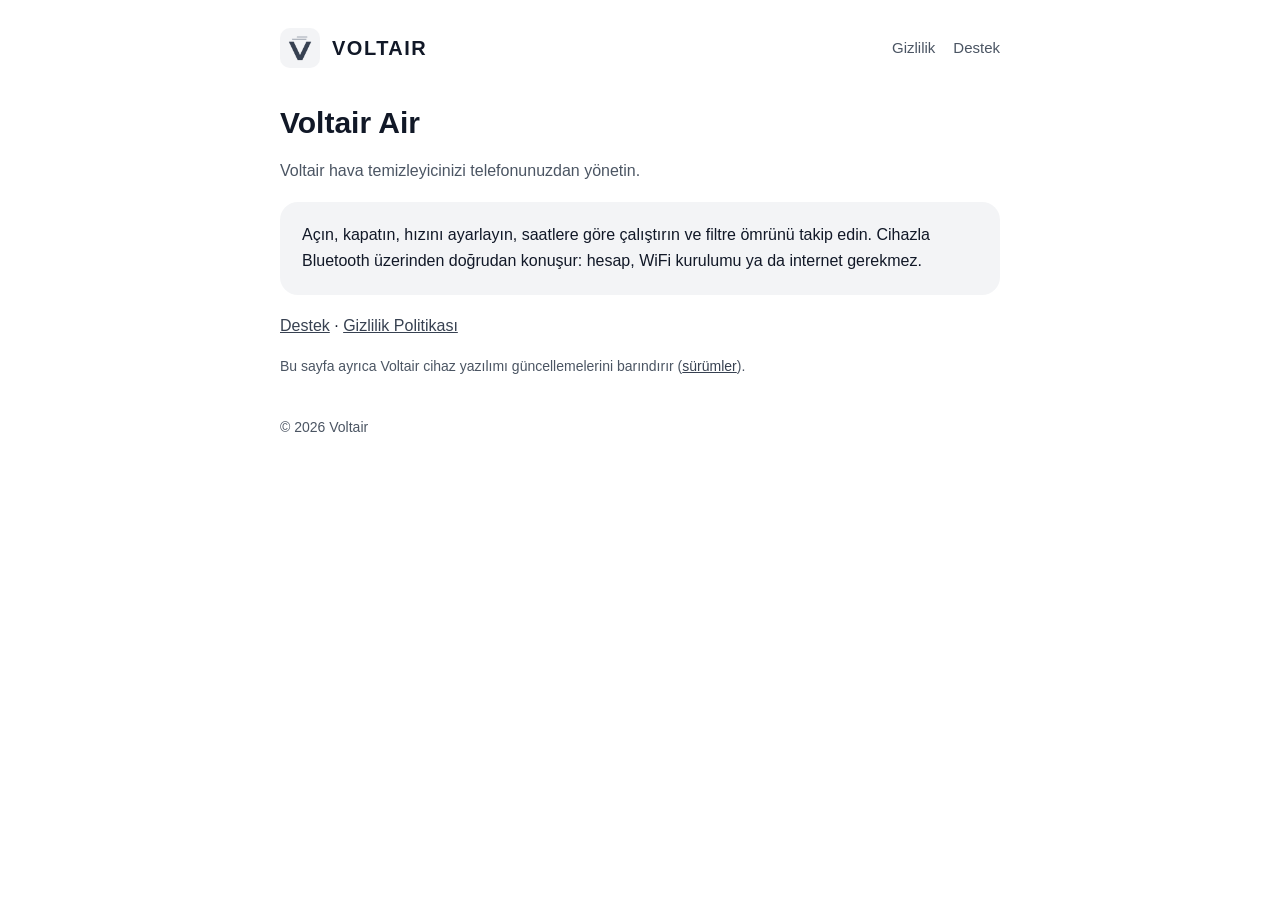
<file: index.html>
<!doctype html>
<html lang="tr">
<head>
<meta charset="utf-8">
<meta name="viewport" content="width=device-width, initial-scale=1">
<title>Voltair Air</title>
<link rel="stylesheet" href="stil.css">
<link rel="icon" href="simge.png">
</head>
<body>
<header>
  <img src="simge.png" alt="">
  <a href="./">VOLTAIR</a>
  <nav><a href="gizlilik/">Gizlilik</a><a href="destek/">Destek</a></nav>
</header>
<main>
<h1>Voltair Air</h1>
<p class="muted">Voltair hava temizleyicinizi telefonunuzdan yönetin.</p>
<div class="card">
  Açın, kapatın, hızını ayarlayın, saatlere göre çalıştırın ve filtre ömrünü takip edin.
  Cihazla Bluetooth üzerinden doğrudan konuşur: hesap, WiFi kurulumu ya da internet gerekmez.
</div>
<p><a href="destek/">Destek</a> · <a href="gizlilik/">Gizlilik Politikası</a></p>
<p class="muted" style="font-size:14px">Bu sayfa ayrıca Voltair cihaz yazılımı güncellemelerini barındırır
(<a href="https://github.com/ahmetarif96-byte/voltair-air-guncelleme/releases">sürümler</a>).</p>
</main>
<footer>© 2026 Voltair</footer>
</body>
</html>
</file>
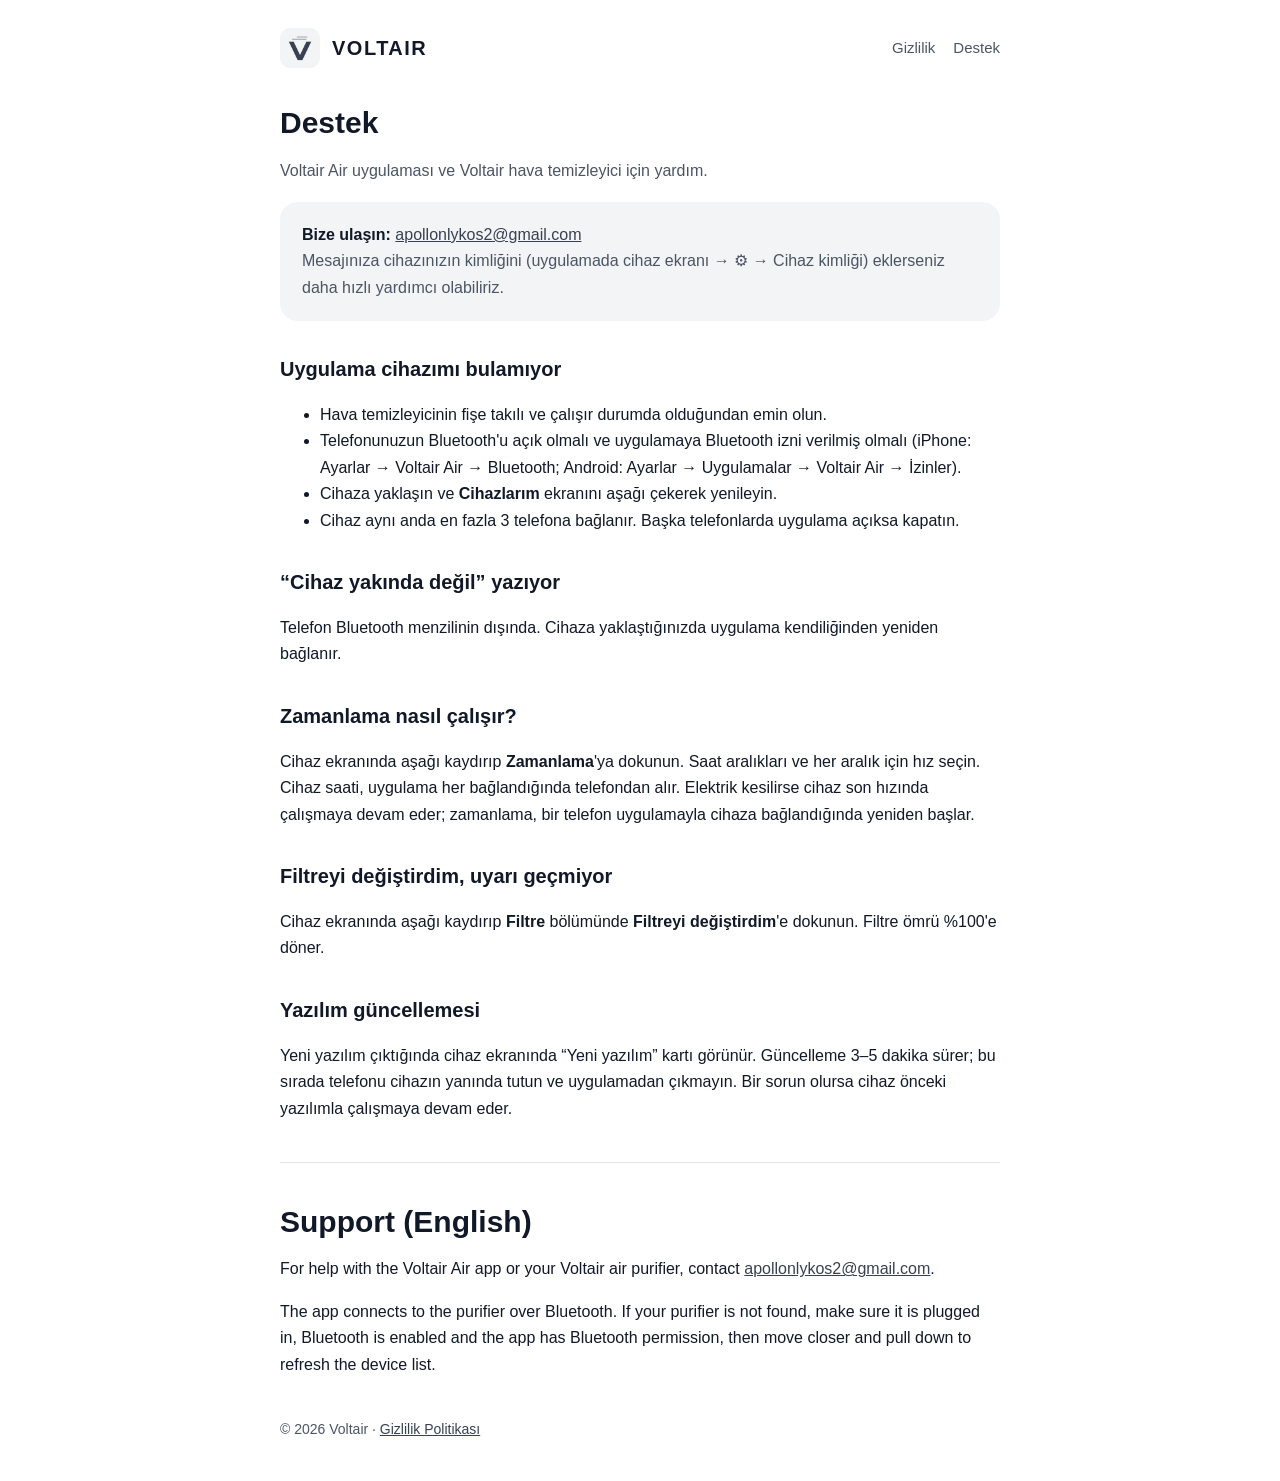
<file: destek/index.html>
<!doctype html>
<html lang="tr">
<head>
<meta charset="utf-8">
<meta name="viewport" content="width=device-width, initial-scale=1">
<title>Destek — Voltair Air</title>
<link rel="stylesheet" href="../stil.css">
<link rel="icon" href="../simge.png">
</head>
<body>
<header>
  <img src="../simge.png" alt="">
  <a href="../">VOLTAIR</a>
  <nav><a href="../gizlilik/">Gizlilik</a><a href="../destek/">Destek</a></nav>
</header>
<main>
<h1>Destek</h1>
<p class="muted">Voltair Air uygulaması ve Voltair hava temizleyici için yardım.</p>

<div class="card">
  <strong>Bize ulaşın:</strong> <a href="mailto:apollonlykos2@gmail.com">apollonlykos2@gmail.com</a><br>
  <span class="muted">Mesajınıza cihazınızın kimliğini (uygulamada cihaz ekranı → ⚙ → Cihaz kimliği) eklerseniz daha hızlı yardımcı olabiliriz.</span>
</div>

<h2>Uygulama cihazımı bulamıyor</h2>
<ul>
  <li>Hava temizleyicinin fişe takılı ve çalışır durumda olduğundan emin olun.</li>
  <li>Telefonunuzun Bluetooth'u açık olmalı ve uygulamaya Bluetooth izni verilmiş olmalı
  (iPhone: Ayarlar → Voltair Air → Bluetooth; Android: Ayarlar → Uygulamalar → Voltair Air → İzinler).</li>
  <li>Cihaza yaklaşın ve <strong>Cihazlarım</strong> ekranını aşağı çekerek yenileyin.</li>
  <li>Cihaz aynı anda en fazla 3 telefona bağlanır. Başka telefonlarda uygulama açıksa kapatın.</li>
</ul>

<h2>“Cihaz yakında değil” yazıyor</h2>
<p>Telefon Bluetooth menzilinin dışında. Cihaza yaklaştığınızda uygulama kendiliğinden yeniden bağlanır.</p>

<h2>Zamanlama nasıl çalışır?</h2>
<p>Cihaz ekranında aşağı kaydırıp <strong>Zamanlama</strong>'ya dokunun. Saat aralıkları ve her aralık için hız seçin.
Cihaz saati, uygulama her bağlandığında telefondan alır. Elektrik kesilirse cihaz son hızında çalışmaya devam eder;
zamanlama, bir telefon uygulamayla cihaza bağlandığında yeniden başlar.</p>

<h2>Filtreyi değiştirdim, uyarı geçmiyor</h2>
<p>Cihaz ekranında aşağı kaydırıp <strong>Filtre</strong> bölümünde <strong>Filtreyi değiştirdim</strong>'e dokunun.
Filtre ömrü %100'e döner.</p>

<h2>Yazılım güncellemesi</h2>
<p>Yeni yazılım çıktığında cihaz ekranında “Yeni yazılım” kartı görünür. Güncelleme 3–5 dakika sürer; bu sırada telefonu
cihazın yanında tutun ve uygulamadan çıkmayın. Bir sorun olursa cihaz önceki yazılımla çalışmaya devam eder.</p>

<hr>

<h1>Support (English)</h1>
<p>For help with the Voltair Air app or your Voltair air purifier, contact
<a href="mailto:apollonlykos2@gmail.com">apollonlykos2@gmail.com</a>.</p>
<p>The app connects to the purifier over Bluetooth. If your purifier is not found, make sure it is plugged in, Bluetooth is
enabled and the app has Bluetooth permission, then move closer and pull down to refresh the device list.</p>
</main>
<footer>© 2026 Voltair · <a href="../gizlilik/">Gizlilik Politikası</a></footer>
</body>
</html>
</file>
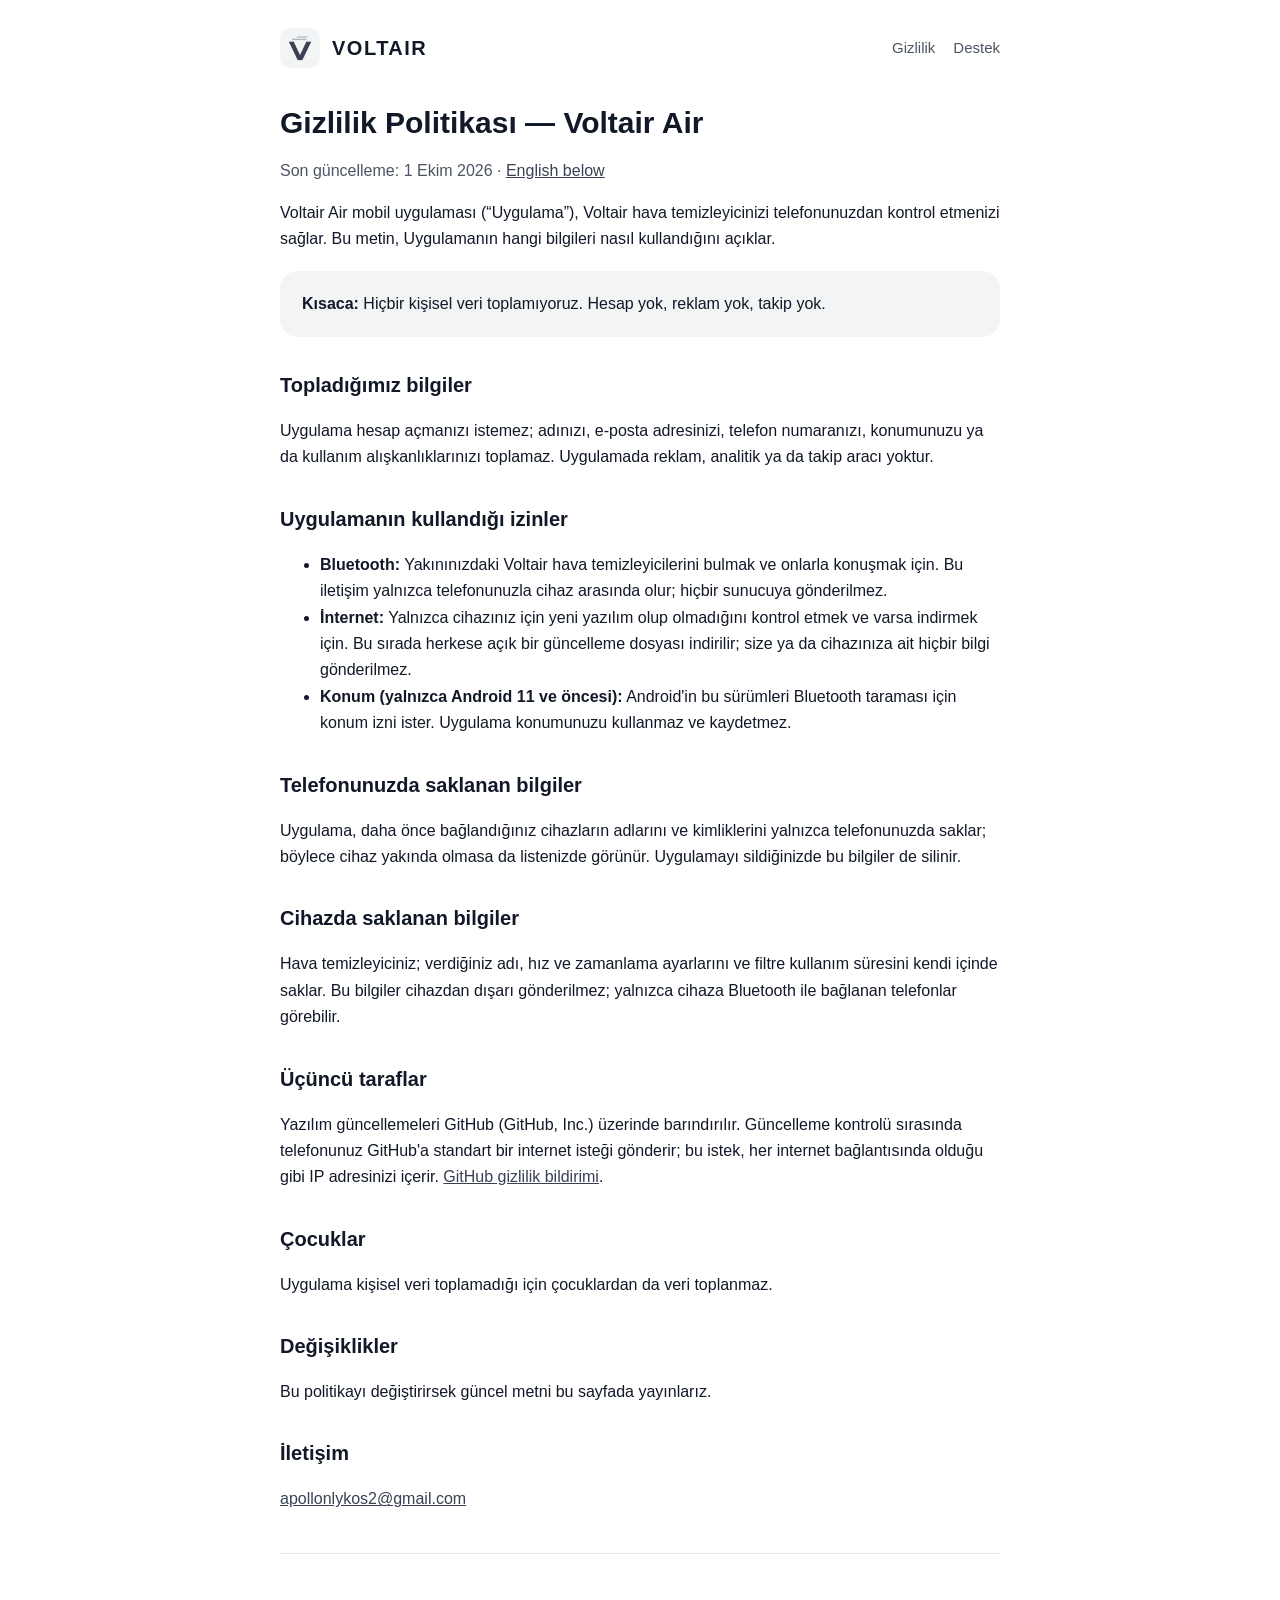
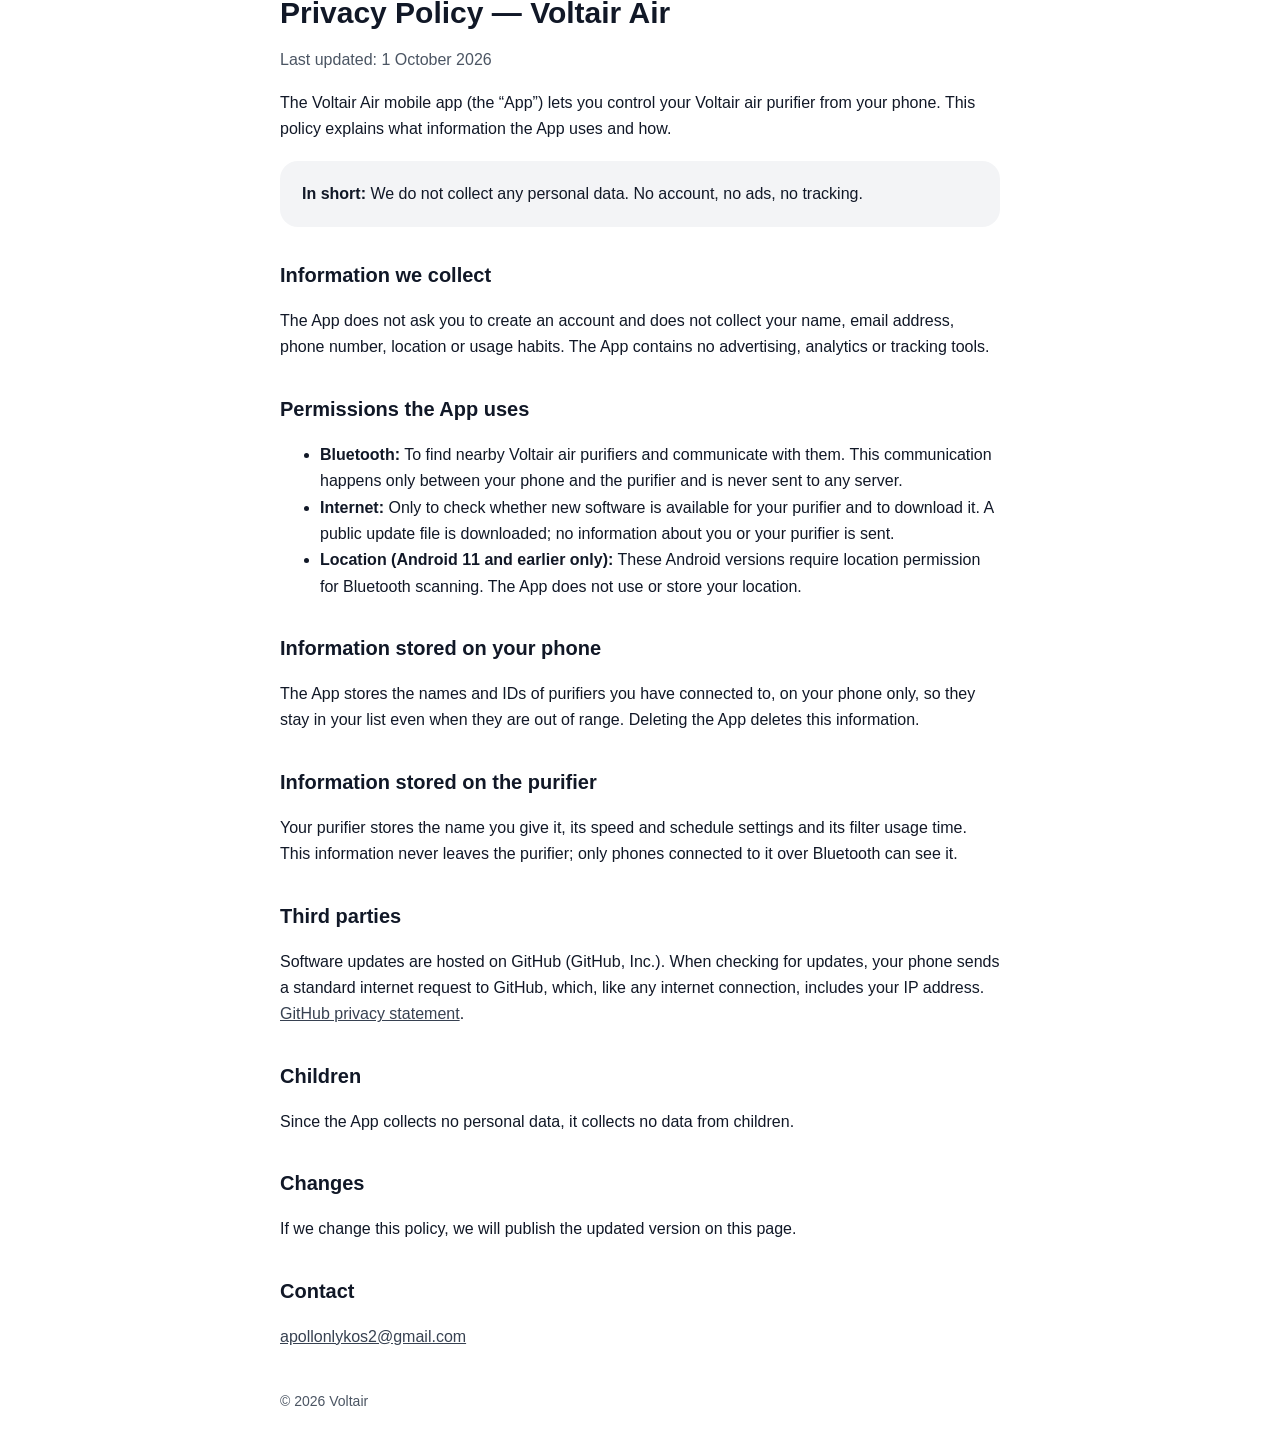
<file: gizlilik/index.html>
<!doctype html>
<html lang="tr">
<head>
<meta charset="utf-8">
<meta name="viewport" content="width=device-width, initial-scale=1">
<title>Gizlilik Politikası — Voltair Air</title>
<link rel="stylesheet" href="../stil.css">
<link rel="icon" href="../simge.png">
</head>
<body>
<header>
  <img src="../simge.png" alt="">
  <a href="../">VOLTAIR</a>
  <nav><a href="../gizlilik/">Gizlilik</a><a href="../destek/">Destek</a></nav>
</header>
<main>
<h1>Gizlilik Politikası — Voltair Air</h1>
<p class="muted">Son güncelleme: 1 Ekim 2026 · <a href="#english">English below</a></p>

<p>Voltair Air mobil uygulaması (“Uygulama”), Voltair hava temizleyicinizi telefonunuzdan kontrol etmenizi sağlar.
Bu metin, Uygulamanın hangi bilgileri nasıl kullandığını açıklar.</p>

<div class="card"><strong>Kısaca:</strong> Hiçbir kişisel veri toplamıyoruz. Hesap yok, reklam yok, takip yok.</div>

<h2>Topladığımız bilgiler</h2>
<p>Uygulama hesap açmanızı istemez; adınızı, e-posta adresinizi, telefon numaranızı, konumunuzu ya da kullanım
alışkanlıklarınızı toplamaz. Uygulamada reklam, analitik ya da takip aracı yoktur.</p>

<h2>Uygulamanın kullandığı izinler</h2>
<ul>
  <li><strong>Bluetooth:</strong> Yakınınızdaki Voltair hava temizleyicilerini bulmak ve onlarla konuşmak için. Bu iletişim
  yalnızca telefonunuzla cihaz arasında olur; hiçbir sunucuya gönderilmez.</li>
  <li><strong>İnternet:</strong> Yalnızca cihazınız için yeni yazılım olup olmadığını kontrol etmek ve varsa indirmek için.
  Bu sırada herkese açık bir güncelleme dosyası indirilir; size ya da cihazınıza ait hiçbir bilgi gönderilmez.</li>
  <li><strong>Konum (yalnızca Android 11 ve öncesi):</strong> Android'in bu sürümleri Bluetooth taraması için konum izni
  ister. Uygulama konumunuzu kullanmaz ve kaydetmez.</li>
</ul>

<h2>Telefonunuzda saklanan bilgiler</h2>
<p>Uygulama, daha önce bağlandığınız cihazların adlarını ve kimliklerini yalnızca telefonunuzda saklar; böylece cihaz
yakında olmasa da listenizde görünür. Uygulamayı sildiğinizde bu bilgiler de silinir.</p>

<h2>Cihazda saklanan bilgiler</h2>
<p>Hava temizleyiciniz; verdiğiniz adı, hız ve zamanlama ayarlarını ve filtre kullanım süresini kendi içinde saklar.
Bu bilgiler cihazdan dışarı gönderilmez; yalnızca cihaza Bluetooth ile bağlanan telefonlar görebilir.</p>

<h2>Üçüncü taraflar</h2>
<p>Yazılım güncellemeleri GitHub (GitHub, Inc.) üzerinde barındırılır. Güncelleme kontrolü sırasında telefonunuz GitHub'a
standart bir internet isteği gönderir; bu istek, her internet bağlantısında olduğu gibi IP adresinizi içerir.
<a href="https://docs.github.com/site-policy/privacy-policies/github-general-privacy-statement">GitHub gizlilik bildirimi</a>.</p>

<h2>Çocuklar</h2>
<p>Uygulama kişisel veri toplamadığı için çocuklardan da veri toplanmaz.</p>

<h2>Değişiklikler</h2>
<p>Bu politikayı değiştirirsek güncel metni bu sayfada yayınlarız.</p>

<h2>İletişim</h2>
<p><a href="mailto:apollonlykos2@gmail.com">apollonlykos2@gmail.com</a></p>

<hr>

<h1 id="english">Privacy Policy — Voltair Air</h1>
<p class="muted">Last updated: 1 October 2026</p>

<p>The Voltair Air mobile app (the “App”) lets you control your Voltair air purifier from your phone.
This policy explains what information the App uses and how.</p>

<div class="card"><strong>In short:</strong> We do not collect any personal data. No account, no ads, no tracking.</div>

<h2>Information we collect</h2>
<p>The App does not ask you to create an account and does not collect your name, email address, phone number, location or
usage habits. The App contains no advertising, analytics or tracking tools.</p>

<h2>Permissions the App uses</h2>
<ul>
  <li><strong>Bluetooth:</strong> To find nearby Voltair air purifiers and communicate with them. This communication happens
  only between your phone and the purifier and is never sent to any server.</li>
  <li><strong>Internet:</strong> Only to check whether new software is available for your purifier and to download it.
  A public update file is downloaded; no information about you or your purifier is sent.</li>
  <li><strong>Location (Android 11 and earlier only):</strong> These Android versions require location permission for
  Bluetooth scanning. The App does not use or store your location.</li>
</ul>

<h2>Information stored on your phone</h2>
<p>The App stores the names and IDs of purifiers you have connected to, on your phone only, so they stay in your list even
when they are out of range. Deleting the App deletes this information.</p>

<h2>Information stored on the purifier</h2>
<p>Your purifier stores the name you give it, its speed and schedule settings and its filter usage time. This information
never leaves the purifier; only phones connected to it over Bluetooth can see it.</p>

<h2>Third parties</h2>
<p>Software updates are hosted on GitHub (GitHub, Inc.). When checking for updates, your phone sends a standard internet
request to GitHub, which, like any internet connection, includes your IP address.
<a href="https://docs.github.com/site-policy/privacy-policies/github-general-privacy-statement">GitHub privacy statement</a>.</p>

<h2>Children</h2>
<p>Since the App collects no personal data, it collects no data from children.</p>

<h2>Changes</h2>
<p>If we change this policy, we will publish the updated version on this page.</p>

<h2>Contact</h2>
<p><a href="mailto:apollonlykos2@gmail.com">apollonlykos2@gmail.com</a></p>
</main>
<footer>© 2026 Voltair</footer>
</body>
</html>
</file>
<file: stil.css>
:root {
  --bg: #ffffff;
  --surface: #f3f4f6;
  --text: #111827;
  --muted: #4b5563;
  --line: #e5e7eb;
  --accent: #374151;
}
@media (prefers-color-scheme: dark) {
  :root { --bg: #111827; --surface: #1f2937; --text: #f9fafb; --muted: #9ca3af; --line: #374151; --accent: #e5e7eb; }
}
* { box-sizing: border-box; }
body {
  margin: 0;
  background: var(--bg);
  color: var(--text);
  font: 16px/1.65 -apple-system, BlinkMacSystemFont, "Segoe UI", Roboto, Helvetica, Arial, sans-serif;
}
header, main, footer { max-width: 760px; margin: 0 auto; padding: 0 20px; }
header { display: flex; align-items: center; gap: 12px; padding-top: 28px; padding-bottom: 8px; }
header img { width: 40px; height: 40px; border-radius: 10px; }
header a { color: var(--text); text-decoration: none; font-weight: 700; letter-spacing: 1.5px; font-size: 20px; }
nav { margin-left: auto; display: flex; gap: 18px; font-size: 15px; }
nav a { color: var(--muted); font-weight: 500; letter-spacing: 0; font-size: 15px; }
h1 { font-size: 30px; line-height: 1.25; margin: 28px 0 6px; }
h2 { font-size: 20px; margin: 32px 0 6px; }
p, li { color: var(--text); }
.muted { color: var(--muted); }
.card { background: var(--surface); border-radius: 18px; padding: 20px 22px; margin: 18px 0; }
a { color: var(--accent); }
hr { border: 0; border-top: 1px solid var(--line); margin: 40px 0; }
footer { color: var(--muted); font-size: 14px; padding-top: 24px; padding-bottom: 40px; }
</file>
